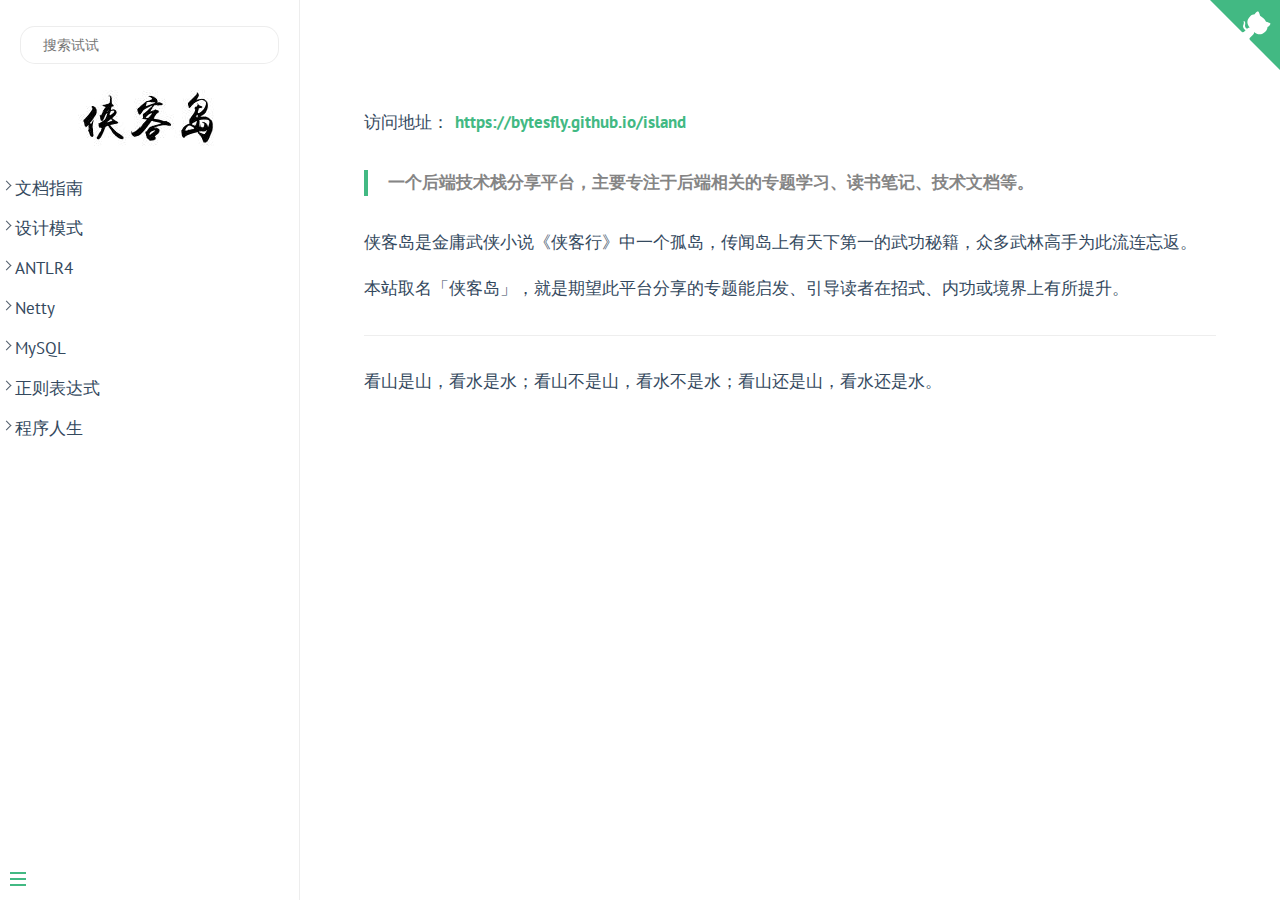
<file: toolsmith/index.html>
<!DOCTYPE html>
<html lang="zh">
<head>
    <meta charset="UTF-8">
    <title>侠客岛</title>
    <meta http-equiv="X-UA-Compatible" content="IE=edge,chrome=1"/>
    <meta name="description" content="一个后端技术栈分享平台，主要收集后端相关的技术文档、读书笔记、专题学习等">
    <meta name="keywords" content="侠客岛 后端 技术文档 读书笔记 专题学习"/>
    <meta name="viewport"
          content="width=device-width, user-scalable=no, initial-scale=1.0, maximum-scale=1.0, minimum-scale=1.0">
    <meta name="referrer" content="no-referrer"/>
    <link rel="stylesheet" href="guide/css/vue.css">
    <link rel="stylesheet" href="guide/css/sidebar.min.css"/>
    <link rel="stylesheet" href="guide/css/docsify-darklight-theme.min.css"/>
</head>
<body>
<div id="app">
    <p>看山还是山，看水还是水。</p>
</div>
<script>
    window.$docsify = {
        name: '侠客岛',
        logo: 'guide/images/logo.jpg',
        repo: 'https://github.com/bytesfly/island',
        loadSidebar: 'SUMMARY.md',
        homepage: 'README.md',
        subMaxLevel: 3,
        //自动显示标题
        autoHeader: true,
        //自动跳转到页面顶部
        auto2top: true,
        //小屏设备下合并导航栏到侧边栏
        mergeNavbar: true,
        //搜索插件
        search: {
            placeholder: '搜索试试',
            noData: '没有结果！',
        },
        plugins: [
            // footer
            function (hook) {
                var footer = [
                    '<hr/>',
                    '<footer>',
                    '<span>看山是山，看水是水；看山不是山，看水不是水；看山还是山，看水还是水。</span><br/>',
                    '</footer>'
                ].join('');

                hook.afterEach(function (html) {
                    return html + footer;
                });
            },
            // mathjax
            function (hook) {
                hook.doneEach(function () {
                    if (typeof MathJax !== 'undefined') {
                        MathJax.Hub.Queue(["Typeset", MathJax.Hub])
                    }
                })
            }
        ]
    }
</script>
<script src="guide/js/docsify.min.js"></script>
<script src="guide/js/search.min.js"></script>
<script src="guide/js/prism-java.min.js"></script>
<script src="guide/js/emoji.min.js"></script>
<script src="guide/js/zoom-image.min.js"></script>
<script src="guide/js/docsify-copy-code.js"></script>
<script src="guide/js/docsify-sidebar-collapse.min.js"></script>
<script src="guide/js/docsify-plugin-flexible-alerts.js"></script>
<script src="guide/js/vanilla-back-to-top.min.js"></script>
<script src="guide/js/docsify-darklight-theme.js"></script>

<!-- 支持数学公式 -->
<script type="text/x-mathjax-config">
    MathJax.Hub.Config({
    tex2jax: { inlineMath: [['$','$'], ['\\(','\\)']], processClass: 'math', processEscapes: true },
    TeX: {
    equationNumbers: { autoNumber: ['AMS'], useLabelIds: true },
    extensions: ['extpfeil.js', 'mediawiki-texvc.js'],
    Macros: {bm: "\\boldsymbol"}
    },
    'HTML-CSS': { linebreaks: { automatic: true } },
    SVG: { linebreaks: { automatic: true } }
    });
</script>
<script src="https://mathjax.cnblogs.com/2_7_5/MathJax.js?config=TeX-AMS-MML_HTMLorMML&amp;v=20200504"></script>

<!-- 回到顶部功能 -->
<script>
    addBackToTop({
        diameter: 56,
        backgroundColor: 'rgb(66, 185, 131)',
        textColor: '#fff',
    });
</script>

<!-- 实现离线化 -->
<script>
    if (typeof navigator.serviceWorker !== 'undefined') {
        navigator.serviceWorker.register('pwa.js')
    }
</script>

</body>
</html>
</file>
<file: toolsmith/guide/css/vue.css>
@import url("https://fonts.googleapis.com/css?family=Roboto+Mono|Source+Sans+Pro:300,400,600");*{-webkit-font-smoothing:antialiased;-webkit-overflow-scrolling:touch;-webkit-tap-highlight-color:rgba(0,0,0,0);-webkit-text-size-adjust:none;-webkit-touch-callout:none;box-sizing:border-box}body:not(.ready){overflow:hidden}body:not(.ready) .app-nav,body:not(.ready)>nav,body:not(.ready) [data-cloak]{display:none}div#app{font-size:30px;font-weight:lighter;margin:40vh auto;text-align:center}div#app:empty:before{content:"Loading..."}.emoji{height:1.2rem;vertical-align:middle}.progress{background-color:var(--theme-color,#42b983);height:2px;left:0;position:fixed;right:0;top:0;transition:width .2s,opacity .4s;width:0;z-index:999999}.search .search-keyword,.search a:hover{color:var(--theme-color,#42b983)}.search .search-keyword{font-style:normal;font-weight:700}body,html{height:100%}body{-moz-osx-font-smoothing:grayscale;-webkit-font-smoothing:antialiased;color:#34495e;font-family:Source Sans Pro,Helvetica Neue,Arial,sans-serif;font-size:15px;letter-spacing:0;margin:0;overflow-x:hidden}img{max-width:100%}a[disabled]{cursor:not-allowed;opacity:.6}kbd{border:1px solid #ccc;border-radius:3px;display:inline-block;font-size:12px!important;line-height:12px;margin-bottom:3px;padding:3px 5px;vertical-align:middle}li input[type=checkbox]{margin:0 .2em .25em 0;vertical-align:middle}.app-nav{margin:25px 60px 0 0;position:absolute;right:0;text-align:right;z-index:10}.app-nav.no-badge{margin-right:25px}.app-nav p{margin:0}.app-nav>a{margin:0 1rem;padding:5px 0}.app-nav li,.app-nav ul{display:inline-block;list-style:none;margin:0}.app-nav a{color:inherit;font-size:16px;text-decoration:none;transition:color .3s}.app-nav a.active,.app-nav a:hover{color:var(--theme-color,#42b983)}.app-nav a.active{border-bottom:2px solid var(--theme-color,#42b983)}.app-nav li{display:inline-block;margin:0 1rem;padding:5px 0;position:relative;cursor:pointer}.app-nav li ul{background-color:#fff;border:1px solid;border-color:#ddd #ddd #ccc;border-radius:4px;box-sizing:border-box;display:none;max-height:calc(100vh - 61px);overflow-y:auto;padding:10px 0;position:absolute;right:-15px;text-align:left;top:100%;white-space:nowrap}.app-nav li ul li{display:block;font-size:14px;line-height:1rem;margin:8px 14px;white-space:nowrap}.app-nav li ul a{display:block;font-size:inherit;margin:0;padding:0}.app-nav li ul a.active{border-bottom:0}.app-nav li:hover ul{display:block}.github-corner{border-bottom:0;position:fixed;right:0;text-decoration:none;top:0;z-index:1}.github-corner:hover .octo-arm{-webkit-animation:octocat-wave .56s ease-in-out;animation:octocat-wave .56s ease-in-out}.github-corner svg{color:#fff;fill:var(--theme-color,#42b983);height:80px;width:80px}main{display:block;position:relative;width:100vw;height:100%;z-index:0}main.hidden{display:none}.anchor{display:inline-block;text-decoration:none;transition:all .3s}.anchor span{color:#34495e}.anchor:hover{text-decoration:underline}.sidebar{border-right:1px solid rgba(0,0,0,.07);overflow-y:auto;padding:40px 0 0;position:absolute;top:0;bottom:0;left:0;transition:transform .25s ease-out;width:300px;z-index:20}.sidebar>h1{margin:0 auto 1rem;font-size:1.5rem;font-weight:300;text-align:center}.sidebar>h1 a{color:inherit;text-decoration:none}.sidebar>h1 .app-nav{display:block;position:static}.sidebar .sidebar-nav{line-height:2em;padding-bottom:40px}.sidebar li.collapse .app-sub-sidebar{display:none}.sidebar ul{margin:0 0 0 15px;padding:0}.sidebar li>p{font-weight:700;margin:0}.sidebar ul,.sidebar ul li{list-style:none}.sidebar ul li a{border-bottom:none;display:block}.sidebar ul li ul{padding-left:20px}.sidebar::-webkit-scrollbar{width:4px}.sidebar::-webkit-scrollbar-thumb{background:transparent;border-radius:4px}.sidebar:hover::-webkit-scrollbar-thumb{background:hsla(0,0%,53.3%,.4)}.sidebar:hover::-webkit-scrollbar-track{background:hsla(0,0%,53.3%,.1)}.sidebar-toggle{background-color:transparent;background-color:hsla(0,0%,100%,.8);border:0;outline:none;padding:10px;position:absolute;bottom:0;left:0;text-align:center;transition:opacity .3s;width:284px;z-index:30;cursor:pointer}.sidebar-toggle:hover .sidebar-toggle-button{opacity:.4}.sidebar-toggle span{background-color:var(--theme-color,#42b983);display:block;margin-bottom:4px;width:16px;height:2px}body.sticky .sidebar,body.sticky .sidebar-toggle{position:fixed}.content{padding-top:60px;position:absolute;top:0;right:0;bottom:0;left:300px;transition:left .25s ease}.markdown-section{margin:0 auto;max-width:80%;padding:30px 15px 40px;position:relative}.markdown-section>*{box-sizing:border-box;font-size:inherit}.markdown-section>:first-child{margin-top:0!important}.markdown-section hr{border:none;border-bottom:1px solid #eee;margin:2em 0}.markdown-section iframe{border:1px solid #eee;width:1px;min-width:100%}.markdown-section table{border-collapse:collapse;border-spacing:0;display:block;margin-bottom:1rem;overflow:auto;width:100%}.markdown-section th{font-weight:700}.markdown-section td,.markdown-section th{border:1px solid #ddd;padding:6px 13px}.markdown-section tr{border-top:1px solid #ccc}.markdown-section p.tip,.markdown-section tr:nth-child(2n){background-color:#f8f8f8}.markdown-section p.tip{border-bottom-right-radius:2px;border-left:4px solid #f66;border-top-right-radius:2px;margin:2em 0;padding:12px 24px 12px 30px;position:relative}.markdown-section p.tip:before{background-color:#f66;border-radius:100%;color:#fff;content:"!";font-family:Dosis,Source Sans Pro,Helvetica Neue,Arial,sans-serif;font-size:14px;font-weight:700;left:-12px;line-height:20px;position:absolute;height:20px;width:20px;text-align:center;top:14px}.markdown-section p.tip code{background-color:#efefef}.markdown-section p.tip em{color:#34495e}.markdown-section p.warn{background:rgba(66,185,131,.1);border-radius:2px;padding:1rem}.markdown-section ul.task-list>li{list-style-type:none}body.close .sidebar{transform:translateX(-300px)}body.close .sidebar-toggle{width:auto}body.close .content{left:0}@media print{.app-nav,.github-corner,.sidebar,.sidebar-toggle{display:none}}@media screen and (max-width:768px){.github-corner,.sidebar,.sidebar-toggle{position:fixed}.app-nav{margin-top:16px}.app-nav li ul{top:30px}main{height:auto;overflow-x:hidden}.sidebar{left:-300px;transition:transform .25s ease-out}.content{left:0;max-width:100vw;position:static;padding-top:20px;transition:transform .25s ease}.app-nav,.github-corner{transition:transform .25s ease-out}.sidebar-toggle{background-color:transparent;width:auto;padding:30px 30px 10px 10px}body.close .sidebar{transform:translateX(300px)}body.close .sidebar-toggle{background-color:hsla(0,0%,100%,.8);transition:background-color 1s;width:284px;padding:10px}body.close .content{transform:translateX(300px)}body.close .app-nav,body.close .github-corner{display:none}.github-corner:hover .octo-arm{-webkit-animation:none;animation:none}.github-corner .octo-arm{-webkit-animation:octocat-wave .56s ease-in-out;animation:octocat-wave .56s ease-in-out}}@-webkit-keyframes octocat-wave{0%,to{transform:rotate(0)}20%,60%{transform:rotate(-25deg)}40%,80%{transform:rotate(10deg)}}@keyframes octocat-wave{0%,to{transform:rotate(0)}20%,60%{transform:rotate(-25deg)}40%,80%{transform:rotate(10deg)}}section.cover{align-items:center;background-position:50%;background-repeat:no-repeat;background-size:cover;height:100vh;width:100vw;display:none}section.cover.show{display:flex}section.cover.has-mask .mask{background-color:#fff;opacity:.8;position:absolute;top:0;height:100%;width:100%}section.cover .cover-main{flex:1;margin:-20px 16px 0;text-align:center;position:relative}section.cover a{color:inherit}section.cover a,section.cover a:hover{text-decoration:none}section.cover p{line-height:1.5rem;margin:1em 0}section.cover h1{color:inherit;font-size:2.5rem;font-weight:300;margin:.625rem 0 2.5rem;position:relative;text-align:center}section.cover h1 a{display:block}section.cover h1 small{bottom:-.4375rem;font-size:1rem;position:absolute}section.cover blockquote{font-size:1.5rem;text-align:center}section.cover ul{line-height:1.8;list-style-type:none;margin:1em auto;max-width:500px;padding:0}section.cover .cover-main>p:last-child a{border-radius:2rem;border:1px solid var(--theme-color,#42b983);box-sizing:border-box;color:var(--theme-color,#42b983);display:inline-block;font-size:1.05rem;letter-spacing:.1rem;margin:.5rem 1rem;padding:.75em 2rem;text-decoration:none;transition:all .15s ease}section.cover .cover-main>p:last-child a:last-child{background-color:var(--theme-color,#42b983);color:#fff}section.cover .cover-main>p:last-child a:last-child:hover{color:inherit;opacity:.8}section.cover .cover-main>p:last-child a:hover{color:inherit}section.cover blockquote>p>a{border-bottom:2px solid var(--theme-color,#42b983);transition:color .3s}section.cover blockquote>p>a:hover{color:var(--theme-color,#42b983)}.sidebar,body{background-color:#fff}.sidebar{color:#364149}.sidebar li{margin:6px 0}.sidebar ul li a{color:#505d6b;font-size:14px;font-weight:400;overflow:hidden;text-decoration:none;text-overflow:ellipsis;white-space:nowrap}.sidebar ul li a:hover{text-decoration:underline}.sidebar ul li ul{padding:0}.sidebar ul li.active>a{border-right:2px solid;color:var(--theme-color,#42b983);font-weight:600}.app-sub-sidebar li:before{content:"-";padding-right:4px;float:left}.markdown-section h1,.markdown-section h2,.markdown-section h3,.markdown-section h4,.markdown-section strong{color:#2c3e50;font-weight:600}.markdown-section a{color:var(--theme-color,#42b983);font-weight:600}.markdown-section h1{font-size:2rem;margin:0 0 1rem}.markdown-section h2{font-size:1.75rem;margin:45px 0 .8rem}.markdown-section h3{font-size:1.5rem;margin:40px 0 .6rem}.markdown-section h4{font-size:1.25rem}.markdown-section h5{font-size:1rem}.markdown-section h6{color:#777;font-size:1rem}.markdown-section figure,.markdown-section p{margin:1.2em 0}.markdown-section ol,.markdown-section p,.markdown-section ul{line-height:1.6rem;word-spacing:.05rem}.markdown-section ol,.markdown-section ul{padding-left:1.5rem}.markdown-section blockquote{border-left:4px solid var(--theme-color,#42b983);color:#858585;margin:2em 0;padding-left:20px}.markdown-section blockquote p{font-weight:600;margin-left:0}.markdown-section iframe{margin:1em 0}.markdown-section em{color:#7f8c8d}.markdown-section code,.markdown-section output:after,.markdown-section pre{font-family:Roboto Mono,Monaco,courier,monospace}.markdown-section code,.markdown-section pre{background-color:#f8f8f8}.markdown-section output,.markdown-section pre{margin:1.2em 0;position:relative}.markdown-section output,.markdown-section pre>code{border-radius:2px;display:block}.markdown-section output:after,.markdown-section pre>code{-moz-osx-font-smoothing:initial;-webkit-font-smoothing:initial}.markdown-section code{border-radius:2px;color:#e96900;margin:0 2px;padding:3px 5px;white-space:pre-wrap}.markdown-section>:not(h1):not(h2):not(h3):not(h4):not(h5):not(h6) code{font-size:.8rem}.markdown-section pre{padding:0 1.4rem;line-height:1.5rem;overflow:auto;word-wrap:normal}.markdown-section pre>code{color:#525252;font-size:.8rem;padding:2.2em 5px;line-height:inherit;margin:0 2px;max-width:inherit;overflow:inherit;white-space:inherit}.markdown-section output{padding:1.7rem 1.4rem;border:1px dotted #ccc}.markdown-section output>:first-child{margin-top:0}.markdown-section output>:last-child{margin-bottom:0}.markdown-section code:after,.markdown-section code:before,.markdown-section output:after,.markdown-section output:before{letter-spacing:.05rem}.markdown-section output:after,.markdown-section pre:after{color:#ccc;font-size:.6rem;font-weight:600;height:15px;line-height:15px;padding:5px 10px 0;position:absolute;right:0;text-align:right;top:0;content:attr(data-lang)}.token.cdata,.token.comment,.token.doctype,.token.prolog{color:#8e908c}.token.namespace{opacity:.7}.token.boolean,.token.number{color:#c76b29}.token.punctuation{color:#525252}.token.property{color:#c08b30}.token.tag{color:#2973b7}.token.string{color:var(--theme-color,#42b983)}.token.selector{color:#6679cc}.token.attr-name{color:#2973b7}.language-css .token.string,.style .token.string,.token.entity,.token.url{color:#22a2c9}.token.attr-value,.token.control,.token.directive,.token.unit{color:var(--theme-color,#42b983)}.token.function,.token.keyword{color:#e96900}.token.atrule,.token.regex,.token.statement{color:#22a2c9}.token.placeholder,.token.variable{color:#3d8fd1}.token.deleted{text-decoration:line-through}.token.inserted{border-bottom:1px dotted #202746;text-decoration:none}.token.italic{font-style:italic}.token.bold,.token.important{font-weight:700}.token.important{color:#c94922}.token.entity{cursor:help}code .token{-moz-osx-font-smoothing:initial;-webkit-font-smoothing:initial;min-height:1.5rem;position:relative;left:auto}
</file>
<file: toolsmith/guide/css/sidebar.min.css>
.sidebar-nav li{position:relative;margin:0;cursor:pointer}.sidebar-nav ul:not(.app-sub-sidebar)>li:not(.file)::before{content:'';display:block;position:absolute;top:11px;left:-12px;height:6px;width:6px;border-right:1px solid #505d6b;border-bottom:1px solid #505d6b;transform:rotate(-45deg);transition:transform .1s}.sidebar-nav ul:not(.app-sub-sidebar)>li.open::before{transform:rotate(45deg)}.sidebar-nav ul:not(.app-sub-sidebar)>li.collapse::before{transform:rotate(-45deg)}
</file>
<file: toolsmith/guide/css/docsify-darklight-theme.min.css>
@import url("https://fonts.googleapis.com/css?family=PT+Sans&Source+Sans+Pro&Roboto+Mono&display=swap");*{-webkit-font-smoothing:antialiased;-webkit-overflow-scrolling:touch;-webkit-tap-highlight-color:rgba(0,0,0,0);-webkit-text-size-adjust:none;-webkit-touch-callout:none;box-sizing:border-box}body:not(.ready){overflow:hidden}.search{border-bottom:none!important}.search .input-wrap{margin-top:20px!important}.search input{border:1px solid var(--borderColor)!important;background-color:var(--background)!important;margin:0 auto;color:var(--textColor);width:90%!important;border-radius:15px;text-indent:15px}body:not(.ready) .app-nav,body:not(.ready)>nav,body:not(.ready) [data-cloak]{display:none}div#app{font-size:30px;font-weight:lighter;margin:40vh auto;text-align:center}div#app:empty:before{content:"Loading..."}.emoji{height:1.2rem;vertical-align:middle}.progress{background-color:var(--accent);height:2px;left:0;position:fixed;right:0;top:0;transition:width .2s,opacity .4s;width:0;z-index:999999}.search .search-keyword,.search a:hover{color:var(--accent)}.search .search-keyword{font-style:normal;font-weight:700}body,html{height:100%}body{-moz-osx-font-smoothing:grayscale;-webkit-font-smoothing:antialiased;color:var(--textColor);font-family:var(--siteFont),Helvetica Neue,Arial,sans-serif;font-size:var(--bodyFontSize);letter-spacing:0;margin:0;overflow-x:hidden}.markdown-section h2{color:#fff}img{max-width:100%}a[disabled]{cursor:not-allowed;opacity:.6}kbd{border:1px solid #ccc;border-radius:3px;display:inline-block;font-size:12px!important;line-height:12px;margin-bottom:3px;padding:3px 5px;vertical-align:middle}li input[type=checkbox]{margin:0 .2em .25em 0;vertical-align:middle}.app-nav{margin:25px 60px 0 0;position:absolute;right:0;text-align:right;z-index:10}.app-nav.no-badge{margin-right:25px}.app-nav p{margin:0}.app-nav>a{margin:0 1rem;padding:5px 0}.app-nav li,.app-nav ul{display:inline-block;list-style:none;margin:0}.app-nav a{color:inherit;font-size:16px;text-decoration:none;transition:color .3s}.app-nav a.active,.app-nav a:hover{color:var(--accent)}.app-nav a.active{border-bottom:2px solid var(--accent)}.app-nav li{display:inline-block;margin:0 1rem;padding:5px 0;position:relative;cursor:pointer}.app-nav li ul{background-color:#fff;border:1px solid;border-color:#ddd #ddd #ccc;border-radius:4px;box-sizing:border-box;display:none;max-height:calc(100vh - 61px);overflow-y:auto;padding:10px 0;position:absolute;right:-15px;text-align:left;top:100%;white-space:nowrap}.app-nav li ul li{display:block;font-size:14px;line-height:1rem;margin:8px 14px;white-space:nowrap}.app-nav li ul a{display:block;font-size:inherit;margin:0;padding:0}.app-nav li ul a.active{border-bottom:0}.app-nav li:hover ul{display:block}.github-corner{border-bottom:0;position:fixed;right:0;text-decoration:none;top:0;z-index:1}.github-corner:hover .octo-arm{-webkit-animation:octocat-wave .56s ease-in-out;animation:octocat-wave .56s ease-in-out}.github-corner svg{color:#fff;fill:var(--accent);height:70px;width:70px}main{display:block;position:relative;width:100vw;height:100%;z-index:0}main.hidden{display:none}.anchor{display:inline-block;text-decoration:none;transition:all .3s}.anchor span{color:var(--textColor)}.anchor:hover{text-decoration:underline}.sidebar{border-right:1px solid var(--borderColor);overflow-y:auto;padding:40px 0 0;position:absolute;top:0;bottom:0;left:0;transition:transform .25s ease-out;width:300px;z-index:20}.sidebar>h1{margin:0 auto 1rem;font-size:1.5rem;font-weight:300;text-align:center}.sidebar>h1 a{color:inherit;text-decoration:none}.sidebar>h1 .app-nav{display:block;position:static}.sidebar .sidebar-nav{line-height:2em;padding-bottom:40px}.sidebar li.collapse .app-sub-sidebar{display:none}.sidebar ul{margin:0 0 0 15px;padding:0}.sidebar li>p{font-weight:700;margin:0}.sidebar ul,.sidebar ul li{list-style:none}.sidebar ul li a{border-bottom:none;display:block}.sidebar ul li ul{padding-left:20px}.sidebar::-webkit-scrollbar{width:4px}.sidebar::-webkit-scrollbar-thumb{background:transparent;border-radius:4px}.sidebar:hover::-webkit-scrollbar-thumb{background:hsla(0,0%,53.3%,.4)}.sidebar:hover::-webkit-scrollbar-track{background:hsla(0,0%,53.3%,.1)}.sidebar-toggle{background-color:transparent;border:0;outline:none;padding:10px;position:absolute;bottom:0;left:0;text-align:center;transition:opacity .3s;width:284px;z-index:30;cursor:pointer}.sidebar-toggle:hover .sidebar-toggle-button{opacity:.4}.sidebar-toggle span{background-color:var(--accent);display:block;margin-bottom:4px;width:16px;height:2px}body.sticky .sidebar,body.sticky .sidebar-toggle{position:fixed}.content{padding-top:60px;position:absolute;top:0;right:0;bottom:0;left:300px;transition:left .25s ease}.markdown-section{margin:0 auto;max-width:90%;padding:30px 15px 40px;position:relative}.markdown-section>*{box-sizing:border-box;font-size:inherit}.markdown-section>:first-child{margin-top:0!important}.markdown-section hr{border:none;border-bottom:1px solid #eee;margin:2em 0}.markdown-section iframe{border:1px solid #eee;width:1px;min-width:100%}.markdown-section table{border-collapse:collapse;border-spacing:0;display:block;margin-bottom:1rem;overflow:auto;width:100%}.markdown-section th{font-weight:700}.markdown-section td,.markdown-section th{border:1px solid #ddd;padding:6px 13px}.markdown-section tr{border-top:1px solid #ccc}.markdown-section p.tip,.markdown-section tr:nth-child(2n){background-color:var(--codeBackgroundColor)}.markdown-section p.tip{border-bottom-right-radius:2px;border-left:4px solid #f66;border-top-right-radius:2px;margin:2em 0;padding:12px 24px 12px 30px;position:relative}.markdown-section p.tip:before{background-color:#f66;border-radius:100%;color:#fff;content:"!";font-family:Dosis,Source Sans Pro,Helvetica Neue,Arial,sans-serif;font-size:14px;font-weight:700;left:-12px;line-height:20px;position:absolute;height:20px;width:20px;text-align:center;top:14px}.markdown-section p.tip code{background-color:#efefef}.markdown-section p.tip em{color:#34495e}.markdown-section p.warn{background:rgba(66,185,131,.1);border-radius:2px;padding:1rem}.markdown-section ul.task-list>li{list-style-type:none}body.close .sidebar{transform:translateX(-300px)}body.close .sidebar-toggle{width:auto}body.close .content{left:0}@media print{.app-nav,.github-corner,.sidebar,.sidebar-toggle{display:none}}@media screen and (max-width:768px){.github-corner,.sidebar,.sidebar-toggle{position:fixed}.app-nav{margin-top:16px}.app-nav li ul{top:30px}main{height:auto;overflow-x:hidden}.sidebar{left:-300px;transition:transform .25s ease-out}.content{left:0;max-width:100vw;position:static;padding-top:20px;transition:transform .25s ease}.app-nav,.github-corner{transition:transform .25s ease-out}.sidebar-toggle{background-color:transparent;width:auto;padding:30px 30px 10px 10px}body.close .sidebar{transform:translateX(300px)}body.close .sidebar-toggle{transition:background-color 1s;width:284px;padding:10px}body.close .content{transform:translateX(300px)}body.close .app-nav,body.close .github-corner{display:none}.github-corner:hover .octo-arm{-webkit-animation:none;animation:none}.github-corner .octo-arm{-webkit-animation:octocat-wave .56s ease-in-out;animation:octocat-wave .56s ease-in-out}#docsify-darklight-theme{position:absolute;left:10px;top:15px;width:25px;height:25px;background-repeat:no-repeat;background-image:var(--toogleImage);background-size:cover;cursor:pointer;-webkit-user-select:none;-moz-user-select:none;-ms-user-select:none;user-select:none;transition:background-image .15s ease-in-out .15s}}@-webkit-keyframes octocat-wave{0%,to{transform:rotate(0)}20%,60%{transform:rotate(-25deg)}40%,80%{transform:rotate(10deg)}}@keyframes octocat-wave{0%,to{transform:rotate(0)}20%,60%{transform:rotate(-25deg)}40%,80%{transform:rotate(10deg)}}section.cover{align-items:center;background-position:50%;background-repeat:no-repeat;background-size:cover;height:100vh;display:none}section.cover.show{display:flex;background:var(--coverBackground)!important}section.cover.has-mask .mask{background-color:#fff;opacity:.8;position:absolute;top:0;height:100%;width:100%}section.cover .cover-main{flex:1;margin:-20px 16px 0;text-align:center;z-index:1}section.cover a{color:inherit}section.cover a,section.cover a:hover{text-decoration:none}section.cover p{line-height:1.5rem;margin:1em 0}section.cover h1{color:inherit;font-size:2.5rem;font-weight:300;margin:.625rem 0 2.5rem;position:relative;text-align:center}section.cover h1 a{display:block}section.cover h1 small{bottom:-.4375rem;font-size:1rem;position:absolute}section.cover blockquote{font-size:1.5rem;text-align:center}section.cover ul{line-height:1.8;list-style-type:none;margin:1em auto;max-width:500px;padding:0}section.cover .cover-main>p:last-child a{border-radius:2rem;border:1px solid var(--accent);box-sizing:border-box;color:var(--accent);display:inline-block;font-size:1.05rem;letter-spacing:.1rem;margin:.5rem 1rem;padding:.75em 2rem;text-decoration:none;transition:all .15s ease}section.cover .cover-main>p:last-child a:last-child{background-color:var(--accent);color:#fff}section.cover .cover-main>p:last-child a:last-child:hover{color:inherit;opacity:.8}section.cover .cover-main>p:last-child a:hover{color:inherit}section.cover blockquote>p>a{border-bottom:2px solid var(--accent);transition:color .3s}section.cover blockquote>p>a:hover{color:var(--accent)}.sidebar,body{background-color:var(--background);transition:background-image .15s ease-in-out .15s}.sidebar{color:var(--textColor)}.sidebar li{margin:6px 0}.sidebar ul li a{color:var(--sidebarSublink);font-size:14px;font-weight:400;overflow:hidden;text-decoration:none;text-overflow:ellipsis;white-space:nowrap}.sidebar ul li a:hover{text-decoration:underline}.sidebar ul li ul{padding:0}.sidebar ul li.active>a{border-right:2px solid;color:var(--accent);font-weight:600}.app-sub-sidebar li:before{content:"-";padding-right:4px;float:left}.markdown-section h1,.markdown-section h2,.markdown-section h3,.markdown-section h4,.markdown-section strong{color:var(--textColor);font-weight:600}.markdown-section a{color:var(--accent);font-weight:600;text-decoration:none}.markdown-section h1{font-size:2rem;margin:0 0 1rem}.markdown-section h2{font-size:1.75rem;margin:45px 0 .8rem}.markdown-section h3{font-size:1.5rem;margin:40px 0 .6rem}.markdown-section h4{font-size:1.25rem}.markdown-section h5{font-size:1rem}.markdown-section h6{color:#777;font-size:1rem}.markdown-section figure,.markdown-section p{margin:1.2em 0}.markdown-section ol,.markdown-section p,.markdown-section ul{line-height:1.6rem;word-spacing:.05rem}.markdown-section ol,.markdown-section ul{padding-left:1.5rem}.markdown-section blockquote{border-left:4px solid var(--accent);color:var(--blockQuoteColor);margin:2em 0;padding-left:20px}.markdown-section blockquote p{font-weight:600;margin-left:0}.markdown-section iframe{margin:1em 0}.markdown-section em{color:#7f8c8d}.markdown-section code{border-radius:2px;color:var(--highlightColor);font-size:.9rem;margin:0 2px;padding:3px 5px;white-space:pre-wrap;font-weight:700}.markdown-section code,.markdown-section pre{background-color:var(--codeBackgroundColor);font-family:var(--codeFontFamily)}.markdown-section pre{-moz-osx-font-smoothing:initial;-webkit-font-smoothing:initial;line-height:1.5rem;margin:1.2em 0;overflow:auto;padding:0 1.4rem;position:relative;word-wrap:normal}.token.cdata,.token.comment,.token.doctype,.token.prolog{color:#8e908c}.token.namespace{opacity:.7}.token.boolean,.token.number{color:#c76b29}.token.punctuation{color:#525252}.token.property{color:#c08b30}.token.tag{color:#2973b7}.token.string{color:var(--accent)}.token.selector{color:#6679cc}.token.attr-name{color:#2973b7}.language-css .token.string,.style .token.string,.token.entity,.token.url{color:#22a2c9}.token.attr-value,.token.control,.token.directive,.token.unit{color:var(--accent)}.token.function,.token.keyword{color:#e96900}.token.atrule,.token.regex,.token.statement{color:#22a2c9}.token.placeholder,.token.variable{color:#3d8fd1}.token.deleted{text-decoration:line-through}.token.inserted{border-bottom:1px dotted #202746;text-decoration:none}.token.italic{font-style:italic}.token.bold,.token.important{font-weight:700}.token.important{color:#c94922}.token.entity{cursor:help}.markdown-section pre>code{-moz-osx-font-smoothing:initial;-webkit-font-smoothing:initial;background-color:var(--codeBackgroundColor);border-radius:2px;color:var(--codeTextColor);display:block;font-family:Roboto Mono,Monaco,courier,monospace;font-size:.8rem;line-height:inherit;margin:0 2px;max-width:inherit;overflow:inherit;padding:2.2em 5px;white-space:inherit}.markdown-section code:after,.markdown-section code:before{letter-spacing:.05rem}code .token{-moz-osx-font-smoothing:initial;-webkit-font-smoothing:initial;min-height:1.5rem;position:relative;left:auto}pre:after{color:var(--codeTypeColor);content:attr(data-lang);font-size:.6rem;font-weight:600;height:15px;line-height:15px;padding:5px 10px 0;position:absolute;right:0;text-align:right;top:0}#docsify-darklight-theme{position:absolute;right:10px;top:15px;width:25px;height:25px;background-repeat:no-repeat;background-image:var(--toogleImage);background-size:cover;cursor:pointer;-webkit-user-select:none;-moz-user-select:none;-ms-user-select:none;user-select:none;transition:background-image .15s ease-in-out .15s}#docsify-darklight-theme p{visibility:hidden}
</file>
